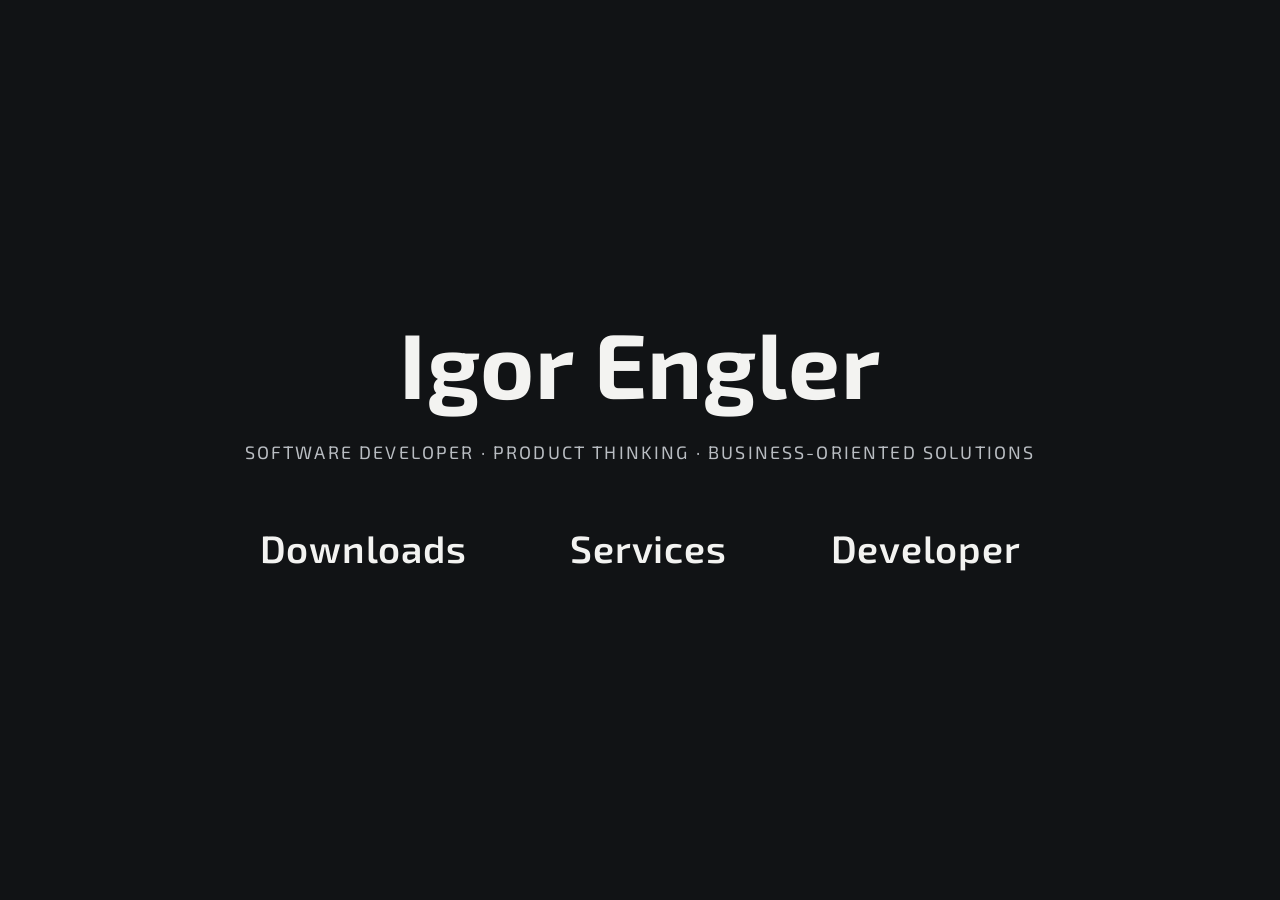
<file: index.html>
<!DOCTYPE html>
<html lang="en">
<head>
<meta charset="utf-8">
<meta name="viewport" content="width=device-width, initial-scale=1">
<title data-i18n="home.title">Igor Engler — Software Developer</title>
<meta name="description" content="Personal website of a software developer: app downloads, services and biography." data-i18n-attr="content:home.desc">
<meta property="og:type" content="website">
<meta property="og:title" content="Igor Engler — Software Developer" data-i18n-attr="content:home.title">
<meta property="og:description" content="Personal website of a software developer: app downloads, services and biography." data-i18n-attr="content:home.desc">
<meta name="theme-color" content="#111315">
<link rel="canonical" href="https://itbad.de/">
<meta name="google-site-verification" content="pomtTWLbZkZXUQ-jPfaYirtqbivWz1i_N1411HOmhxA">
<link rel="preconnect" href="https://fonts.googleapis.com">
<link rel="preconnect" href="https://fonts.gstatic.com" crossorigin>
<link href="https://fonts.googleapis.com/css2?family=Exo+2:wght@400;600;700&display=swap" rel="stylesheet">
<link rel="stylesheet" href="css/styles.css">
</head>
<body class="home" data-page="home">
<div class="lang sr"><button type="button" class="lang-btn" data-cycle>EN</button></div>
<p id="live" class="vh" aria-live="polite"></p>
<main class="stage">
<div class="home-menu">
<h1 class="home-name">Igor Engler</h1>
<p class="home-tag" data-i18n="home.tag">Software Developer · Product Thinking · Business-Oriented Solutions</p>
<nav class="home-nav" aria-label="Main navigation">
<a class="home-link" data-page="downloads.html" href="downloads.html" data-i18n="nav.downloads">Downloads</a>
<a class="home-link" data-page="services.html" href="services.html" data-i18n="nav.services">Services</a>
<a class="home-link" data-page="biography.html" href="biography.html" data-i18n="nav.bio">Developer</a>
</nav>
</div>
</main>
<script src="js/i18n.js" defer></script>
<script src="js/config.js" defer></script>
<script src="js/analytics.js" defer></script>
<script src="js/main.js" defer></script>
</body>
</html>
</file>
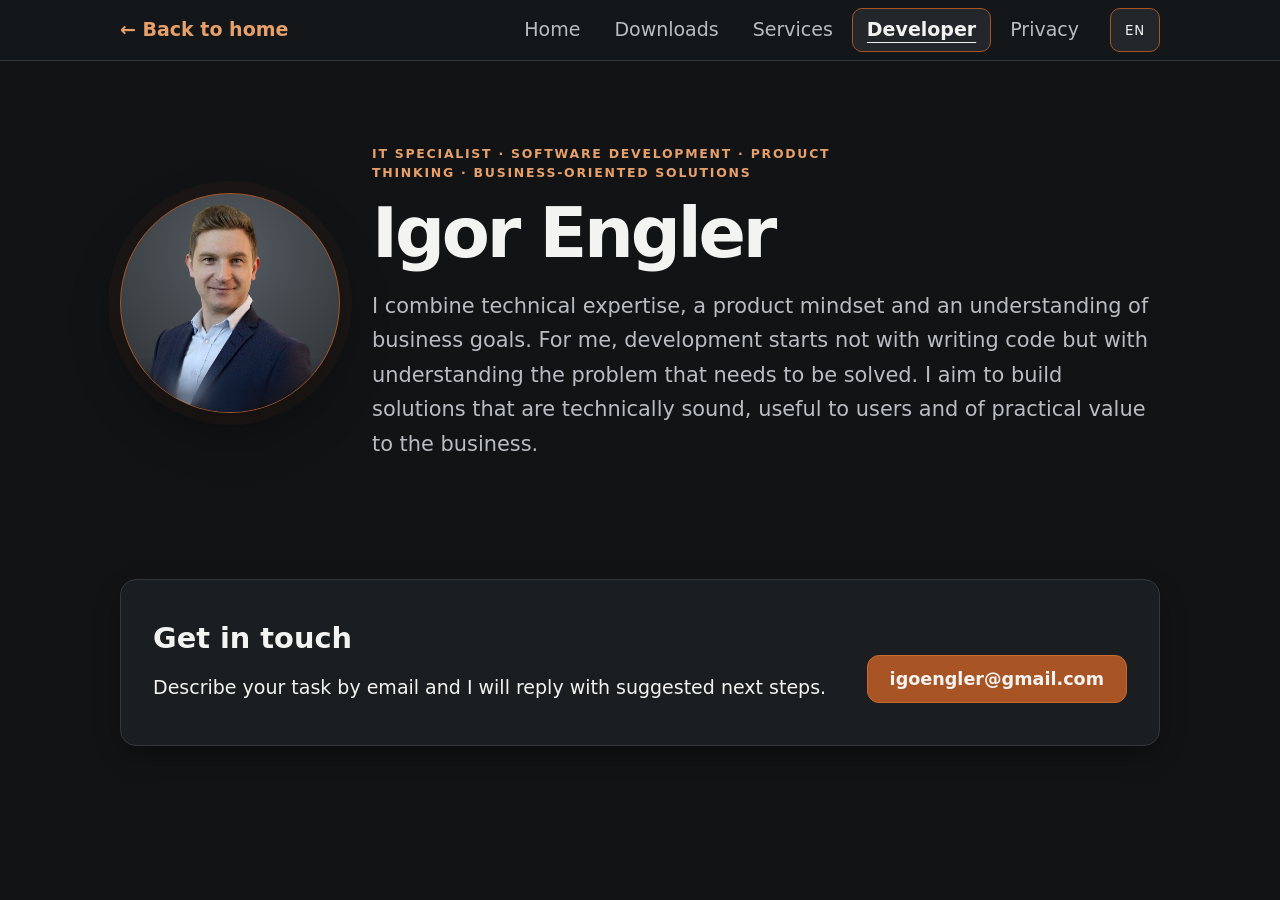
<file: biography.html>
<!DOCTYPE html>
<html lang="en">
<head>
<meta charset="utf-8">
<meta name="viewport" content="width=device-width, initial-scale=1">
<title data-i18n="bi.title">Igor Engler — IT Specialist &amp; Software Developer</title>
<meta name="description" content="Igor Engler: IT specialist — software development, product thinking and business-oriented solutions. Biography, skills and projects." data-i18n-attr="content:bi.desc">
<meta property="og:type" content="website">
<meta property="og:title" content="Igor Engler — IT Specialist &amp; Software Developer" data-i18n-attr="content:bi.title">
<meta property="og:description" content="Igor Engler: IT specialist — software development, product thinking and business-oriented solutions. Biography, skills and projects." data-i18n-attr="content:bi.desc">
<meta name="theme-color" content="#111315">
<link rel="canonical" href="https://itbad.de/biography.html">
<link rel="stylesheet" href="css/styles.css">
<link rel="stylesheet" href="css/pages.css">
</head>
<body class="inner" data-page="bio">
<a class="skip" href="#main" data-i18n="skip">Skip to content</a>
<p id="live" class="vh" aria-live="polite"></p>
<header class="top"><div class="wrap bar">
<a class="back" data-page="index.html" href="index.html" data-i18n="back">← Back to home</a>
<button class="menu-btn" type="button" aria-expanded="false" aria-controls="nav" data-i18n="nav.menu">Menu</button>
<nav id="nav" aria-label="Main navigation"><ul><li><a data-page="index.html" href="index.html" data-i18n="nav.home">Home</a></li><li><a data-page="downloads.html" href="downloads.html" data-i18n="nav.downloads">Downloads</a></li><li><a data-page="services.html" href="services.html" data-i18n="nav.services">Services</a></li><li><a data-page="biography.html" href="biography.html" data-i18n="nav.bio" aria-current="page">Developer</a></li><li><a data-page="privacy.html" href="privacy.html" data-i18n="nav.privacy">Privacy</a></li></ul></nav>
<div class="lang"><button type="button" class="lang-btn" data-cycle>EN</button></div>
</div></header>
<main id="main" class="wrap biography-page">
<div id="bio-content">
<section class="bio-intro">
<span class="photo bio-portrait"><img src="assets/images/profile.png" alt="Portrait of Igor Engler"></span>
<div class="bio-intro-copy">
<span class="eyebrow">IT Specialist · Software Development · Product Thinking · Business-Oriented Solutions</span>
<h1>Igor Engler</h1>
<p class="lead">I combine technical expertise, a product mindset and an understanding of business goals. For me, development starts not with writing code but with understanding the problem that needs to be solved. I aim to build solutions that are technically sound, useful to users and of practical value to the business.</p>
</div>
</section>
<section class="card contact">
<div>
<h2>Get in touch</h2>
<p>Describe your task by email and I will reply with suggested next steps.</p>
</div>
<p class="contact-mail"><a class="btn contact-btn" data-email href="mailto:igoengler@gmail.com">igoengler@gmail.com</a></p>
</section>
</div>
</main>
<script src="js/i18n.js" defer></script>
<script src="js/config.js" defer></script>
<script src="js/analytics.js" defer></script>
<script src="js/bio.js" defer></script>
<script src="js/main.js" defer></script>
</body>
</html>
</file>
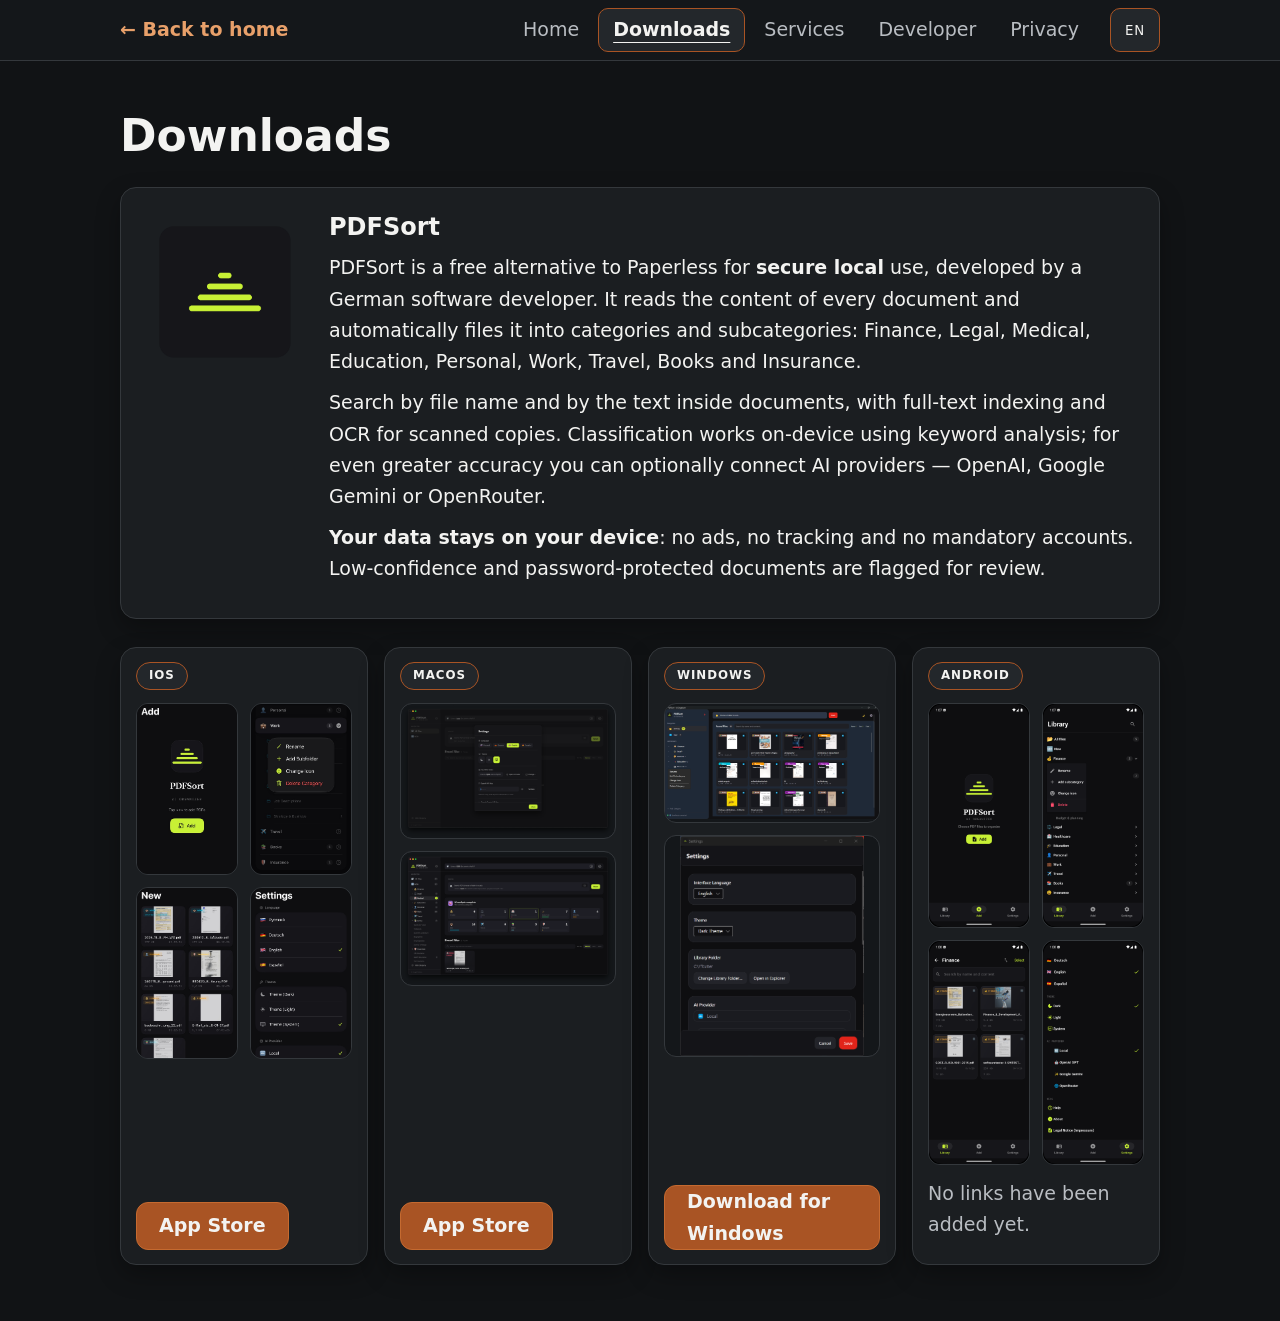
<file: downloads.html>
<!DOCTYPE html>
<html lang="en">
<head>
<meta charset="utf-8">
<meta name="viewport" content="width=device-width, initial-scale=1">
<title data-i18n="dl.title">Downloads — Igor Engler</title>
<meta name="description" content="PDFSort — a free alternative to Paperless for secure local use, developed by a German software developer." data-i18n-attr="content:dl.desc">
<meta property="og:type" content="website">
<meta property="og:title" content="Downloads — Igor Engler" data-i18n-attr="content:dl.title">
<meta property="og:description" content="PDFSort — a free alternative to Paperless for secure local use, developed by a German software developer." data-i18n-attr="content:dl.desc">
<meta name="theme-color" content="#111315">
<link rel="canonical" href="https://itbad.de/downloads.html">
<link rel="stylesheet" href="css/styles.css">
<link rel="stylesheet" href="css/pages.css">
</head>
<body class="inner" data-page="downloads">
<a class="skip" href="#main" data-i18n="skip">Skip to content</a>
<p id="live" class="vh" aria-live="polite"></p>
<header class="top"><div class="wrap bar">
<a class="back" data-page="index.html" href="index.html" data-i18n="back">← Back to home</a>
<button class="menu-btn" type="button" aria-expanded="false" aria-controls="nav" data-i18n="nav.menu">Menu</button>
<nav id="nav" aria-label="Main navigation"><ul><li><a data-page="index.html" href="index.html" data-i18n="nav.home">Home</a></li><li><a data-page="downloads.html" href="downloads.html" data-i18n="nav.downloads" aria-current="page">Downloads</a></li><li><a data-page="services.html" href="services.html" data-i18n="nav.services">Services</a></li><li><a data-page="biography.html" href="biography.html" data-i18n="nav.bio">Developer</a></li><li><a data-page="privacy.html" href="privacy.html" data-i18n="nav.privacy">Privacy</a></li></ul></nav>
<div class="lang"><button type="button" class="lang-btn" data-cycle>EN</button></div>
</div></header>
<main id="main" class="wrap">
<section><h1 data-i18n="dl.h1">Downloads</h1></section>
<section class="card app-about">
<div class="app-about-layout">
<img class="app-icon" src="assets/images/icon_1024x1024.png" alt="PDFSort app icon" data-i18n-attr="alt:dl.iconAlt" width="160" height="160">
<div><h2>PDFSort</h2><div id="dl-about">
<p>PDFSort is a free alternative to Paperless for <strong>secure local</strong> use, developed by a German software developer. It reads the content of every document and automatically files it into categories and subcategories: Finance, Legal, Medical, Education, Personal, Work, Travel, Books and Insurance.</p>
<p>Search by file name and by the text inside documents, with full-text indexing and OCR for scanned copies. Classification works on-device using keyword analysis; for even greater accuracy you can optionally connect AI providers — OpenAI, Google Gemini or OpenRouter.</p>
<p><strong>Your data stays on your device</strong>: no ads, no tracking and no mandatory accounts. Low-confidence and password-protected documents are flagged for review.</p>
</div></div>
</div>
</section>
<div class="grid" id="apps">
<article class="card plat ios">
<div class="plat-head"><span class="plat-badge">iOS</span></div>
<div class="shots" role="group" aria-label="Screenshots">
<figure class="shot"><img src="assets/images/1.jpeg" alt="PDFSort for iOS: adding documents" loading="lazy" decoding="async"></figure>
<figure class="shot"><img src="assets/images/2.jpeg" alt="PDFSort for iOS: document library" loading="lazy" decoding="async"></figure>
<figure class="shot"><img src="assets/images/3.jpeg" alt="PDFSort for iOS: document categories" loading="lazy" decoding="async"></figure>
<figure class="shot"><img src="assets/images/4.jpeg" alt="PDFSort for iOS: settings" loading="lazy" decoding="async"></figure>
</div>
<div class="actions"><a class="btn" href="https://apps.apple.com/us/app/pdfsort/id6811080922" target="_blank" rel="noopener noreferrer">App Store</a></div>
</article>
<article class="card plat mac">
<div class="plat-head"><span class="plat-badge">macOS</span></div>
<div class="shots" role="group" aria-label="Screenshots">
<figure class="shot"><img src="assets/images/mac1.png" alt="PDFSort for macOS: app settings" loading="lazy" decoding="async"></figure>
<figure class="shot"><img src="assets/images/Mac3.png" alt="PDFSort for macOS: sorted documents" loading="lazy" decoding="async"></figure>
</div>
<div class="actions"><a class="btn" href="https://apps.apple.com/us/app/pdfsort-pdf-organizer/id6811141753?mt=12" target="_blank" rel="noopener noreferrer">App Store</a></div>
</article>
<article class="card plat windows">
<div class="plat-head"><span class="plat-badge">Windows</span></div>
<div class="shots" role="group" aria-label="Screenshots">
<figure class="shot"><img src="assets/images/windows1.png" alt="PDFSort for Windows: MyPDF library" loading="lazy" decoding="async"></figure>
<figure class="shot"><img src="assets/images/windows2.png" alt="PDFSort for Windows: document search" loading="lazy" decoding="async"></figure>
</div>
<div class="actions"><a class="btn" href="assets/documents/setup.exe" download>Download for Windows</a></div>
</article>
<article class="card plat android">
<div class="plat-head"><span class="plat-badge">Android</span></div>
<div class="shots" role="group" aria-label="Screenshots">
<figure class="shot"><img src="assets/images/android1.png" alt="PDFSort for Android: adding PDF files" loading="lazy" decoding="async"></figure>
<figure class="shot"><img src="assets/images/android2.png" alt="PDFSort for Android: document library" loading="lazy" decoding="async"></figure>
<figure class="shot"><img src="assets/images/android3.png" alt="PDFSort for Android: files in the Finance category" loading="lazy" decoding="async"></figure>
<figure class="shot"><img src="assets/images/android4.png" alt="PDFSort for Android: settings" loading="lazy" decoding="async"></figure>
</div>
<p class="muted">No links have been added yet.</p>
</article>
</div>
</main>
<script src="js/i18n.js" defer></script>
<script src="js/config.js" defer></script>
<script src="js/analytics.js" defer></script>
<script src="js/downloads.js" defer></script>
<script src="js/main.js" defer></script>
</body>
</html>
</file>
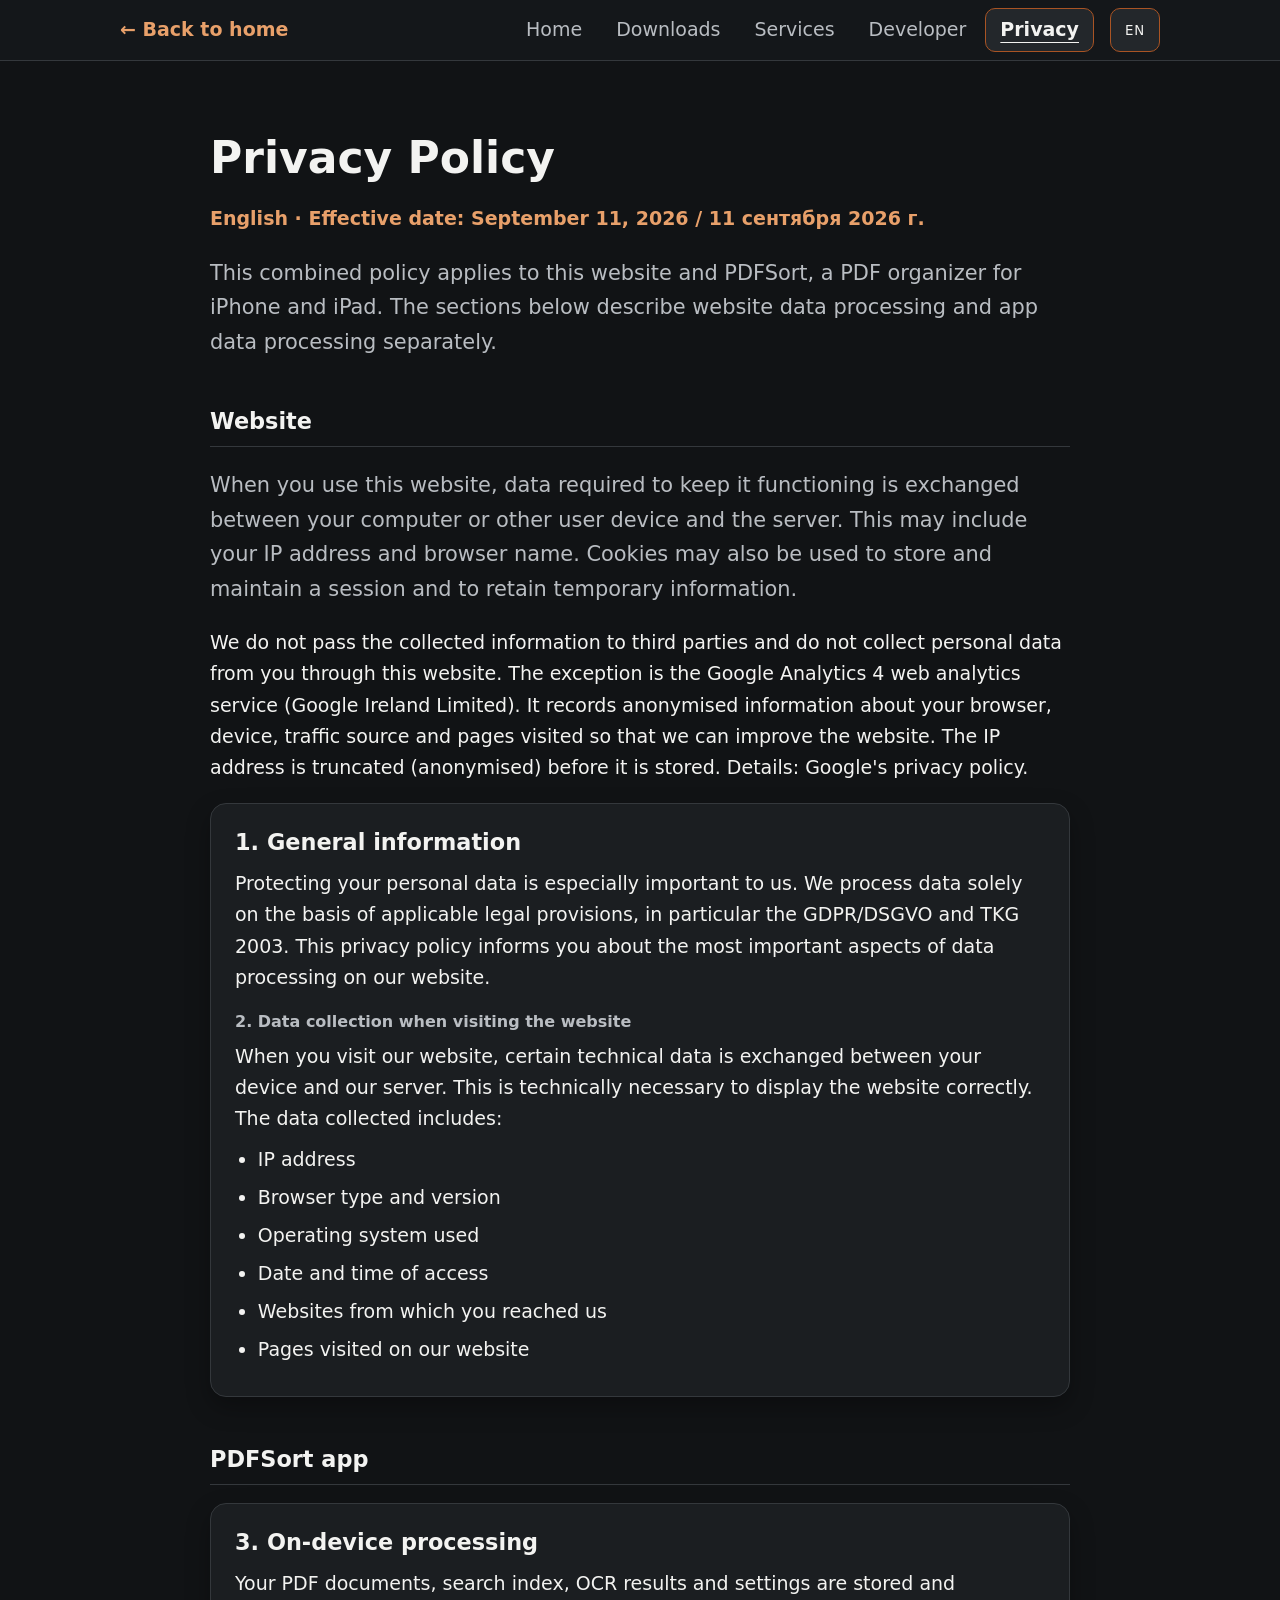
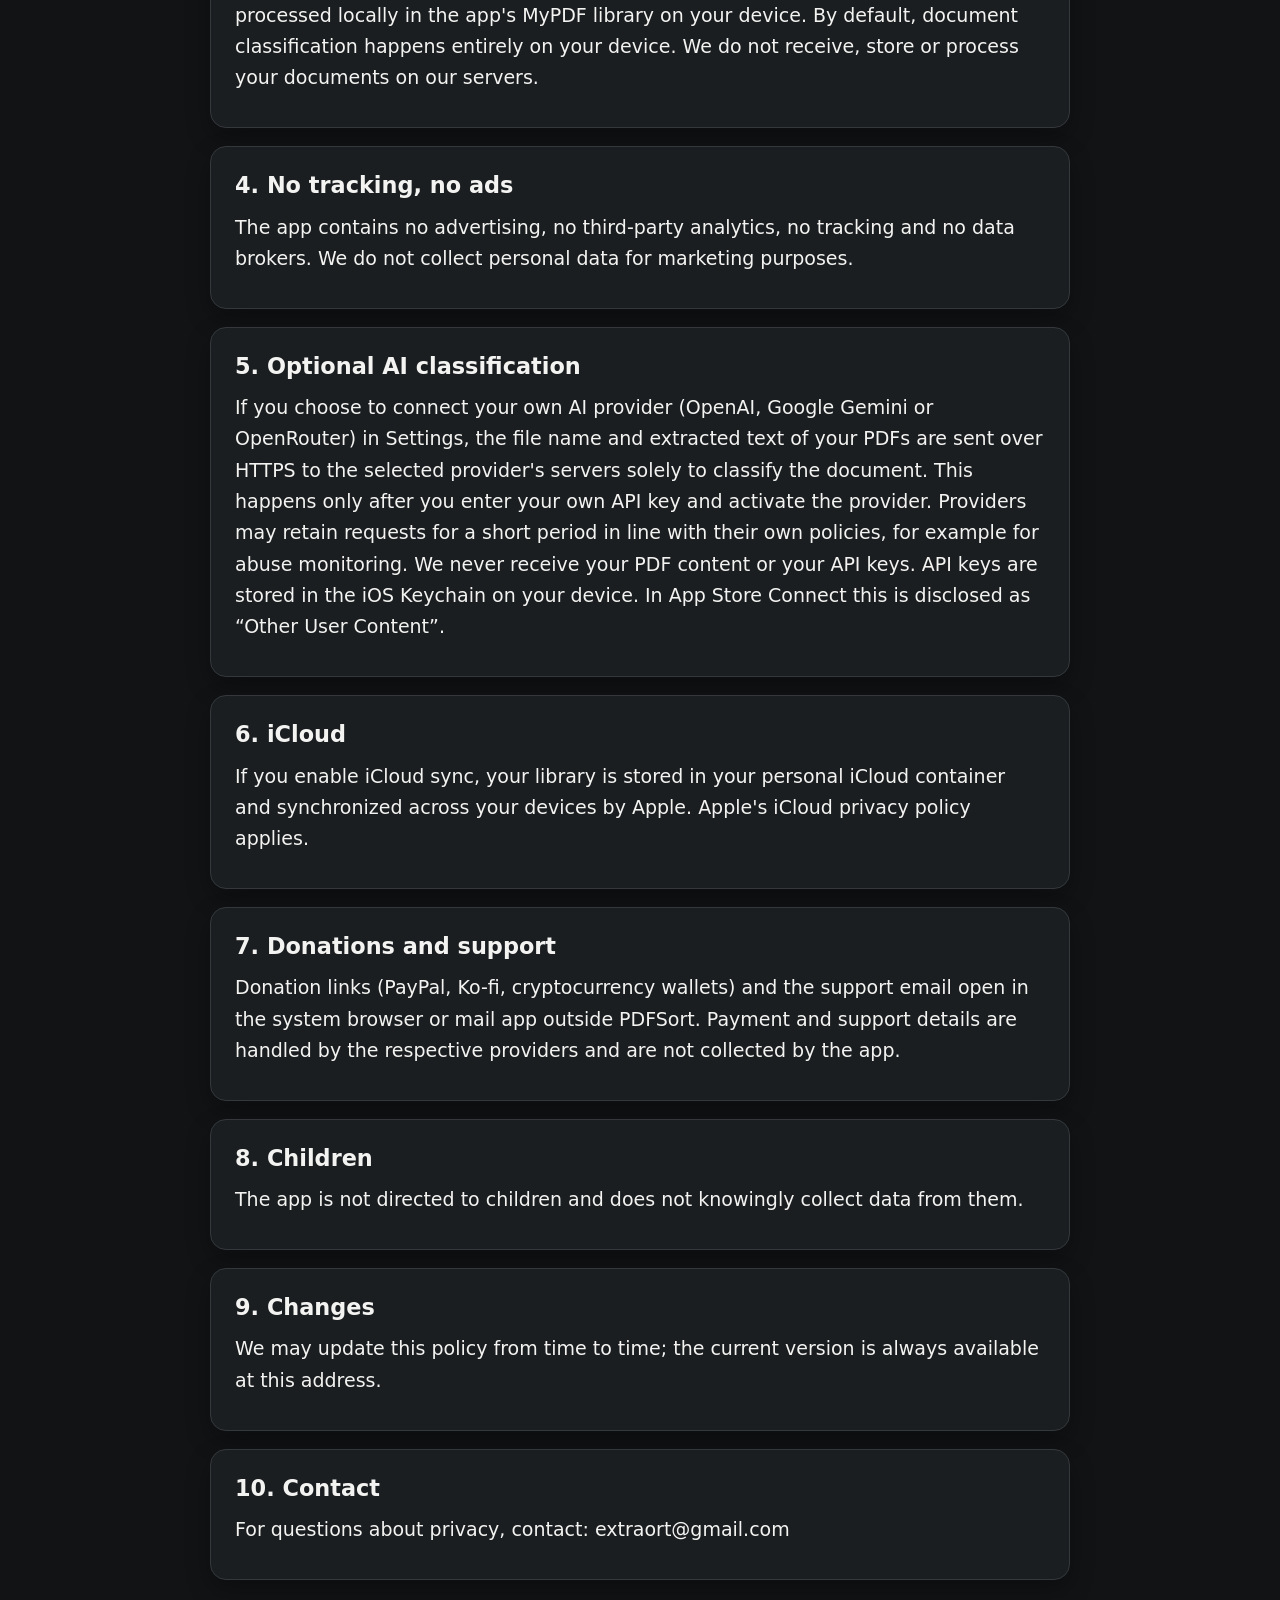
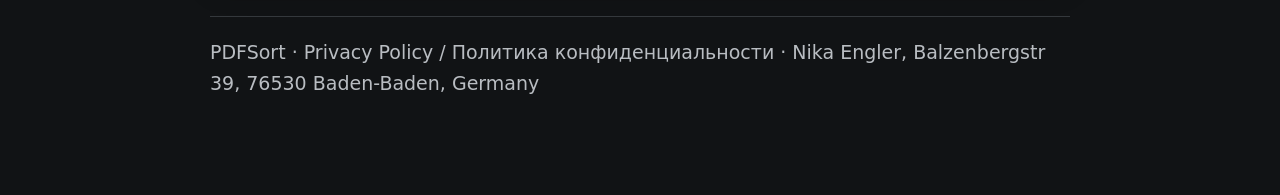
<file: privacy.html>
<!DOCTYPE html>
<html lang="en">
<head>
<meta charset="utf-8">
<meta name="viewport" content="width=device-width, initial-scale=1">
<title data-i18n="pr.title">Privacy Policy — Igor Engler</title>
<meta name="description" content="Information about data collection and processing when visiting this website." data-i18n-attr="content:pr.desc">
<meta property="og:type" content="website">
<meta property="og:title" content="Privacy Policy — Igor Engler" data-i18n-attr="content:pr.title">
<meta property="og:description" content="Information about data collection and processing when visiting this website." data-i18n-attr="content:pr.desc">
<meta name="theme-color" content="#111315">
<link rel="canonical" href="https://itbad.de/privacy.html">
<link rel="stylesheet" href="css/styles.css">
<link rel="stylesheet" href="css/pages.css">
</head>
<body class="inner" data-page="privacy">
<a class="skip" href="#main" data-i18n="skip">Skip to content</a>
<p id="live" class="vh" aria-live="polite"></p>
<header class="top"><div class="wrap bar">
<a class="back" data-page="index.html" href="index.html" data-i18n="back">← Back to home</a>
<button class="menu-btn" type="button" aria-expanded="false" aria-controls="nav" data-i18n="nav.menu">Menu</button>
<nav id="nav" aria-label="Main navigation"><ul><li><a data-page="index.html" href="index.html" data-i18n="nav.home">Home</a></li><li><a data-page="downloads.html" href="downloads.html" data-i18n="nav.downloads">Downloads</a></li><li><a data-page="services.html" href="services.html" data-i18n="nav.services">Services</a></li><li><a data-page="biography.html" href="biography.html" data-i18n="nav.bio">Developer</a></li><li><a data-page="privacy.html" href="privacy.html" data-i18n="nav.privacy" aria-current="page">Privacy</a></li></ul></nav>
<div class="lang"><button type="button" class="lang-btn" data-cycle>EN</button></div>
</div></header>
<main id="main" class="wrap privacy-page">
<article class="privacy-content">
<h1 data-i18n="pr.h1">Privacy Policy</h1>
<p class="privacy-meta" data-i18n="pr.meta">English · Effective date: September 11, 2026 / 11 сентября 2026 г.</p>
<p class="lead" data-i18n="pr.scope">This combined policy applies to this website and PDFSort, a PDF organizer for iPhone and iPad. The sections below describe website data processing and app data processing separately.</p>
<h2 class="privacy-group" data-i18n="pr.website">Website</h2>
<p class="lead" data-i18n="pr.intro">When you use this website, data required to keep it functioning is exchanged between your computer or other user device and the server. This may include your IP address and browser name. Cookies may also be used to store and maintain a session and to retain temporary information.</p>
<p data-i18n="pr.p2">We do not pass the collected information to third parties and do not collect personal data from you through this website. The exception is the Google Analytics 4 web analytics service (Google Ireland Limited). It records anonymised information about your browser, device, traffic source and pages visited so that we can improve the website. The IP address is truncated (anonymised) before it is stored. Details: Google's privacy policy.</p>
<section class="card privacy-section"><h2 data-i18n="pr.s1">1. General information</h2><p data-i18n="pr.s1p">Protecting your personal data is especially important to us. We process data solely on the basis of applicable legal provisions, in particular the GDPR/DSGVO and TKG 2003. This privacy policy informs you about the most important aspects of data processing on our website.</p><h3 data-i18n="pr.s2">2. Data collection when visiting the website</h3><p data-i18n="pr.s2p">When you visit our website, certain technical data is exchanged between your device and our server. This is technically necessary to display the website correctly. The data collected includes:</p><ul>
<li data-i18n="pr.ip">IP address</li><li data-i18n="pr.browser">Browser type and version</li><li data-i18n="pr.os">Operating system used</li><li data-i18n="pr.time">Date and time of access</li><li data-i18n="pr.ref">Websites from which you reached us</li><li data-i18n="pr.pages">Pages visited on our website</li>
</ul></section>
<h2 class="privacy-group" data-i18n="pr.app">PDFSort app</h2>
<section class="card privacy-section"><h2 data-i18n="pr.a1">3. On-device processing</h2><p data-i18n="pr.a1p">Your PDF documents, search index, OCR results and settings are stored and processed locally in the app's MyPDF library on your device. By default, document classification happens entirely on your device. We do not receive, store or process your documents on our servers.</p></section>
<section class="card privacy-section"><h2 data-i18n="pr.a2">4. No tracking, no ads</h2><p data-i18n="pr.a2p">The app contains no advertising, no third-party analytics, no tracking and no data brokers. We do not collect personal data for marketing purposes.</p></section>
<section class="card privacy-section"><h2 data-i18n="pr.a3">5. Optional AI classification</h2><p data-i18n="pr.a3p">If you choose to connect your own AI provider (OpenAI, Google Gemini or OpenRouter) in Settings, the file name and extracted text of your PDFs are sent over HTTPS to the selected provider's servers solely to classify the document. This happens only after you enter your own API key and activate the provider. Providers may retain requests for a short period in line with their own policies, for example for abuse monitoring. We never receive your PDF content or your API keys. API keys are stored in the iOS Keychain on your device. In App Store Connect this is disclosed as “Other User Content”.</p></section>
<section class="card privacy-section"><h2 data-i18n="pr.a4">6. iCloud</h2><p data-i18n="pr.a4p">If you enable iCloud sync, your library is stored in your personal iCloud container and synchronized across your devices by Apple. Apple's iCloud privacy policy applies.</p></section>
<section class="card privacy-section"><h2 data-i18n="pr.a5">7. Donations and support</h2><p data-i18n="pr.a5p">Donation links (PayPal, Ko-fi, cryptocurrency wallets) and the support email open in the system browser or mail app outside PDFSort. Payment and support details are handled by the respective providers and are not collected by the app.</p></section>
<section class="card privacy-section"><h2 data-i18n="pr.a6">8. Children</h2><p data-i18n="pr.a6p">The app is not directed to children and does not knowingly collect data from them.</p></section>
<section class="card privacy-section"><h2 data-i18n="pr.a7">9. Changes</h2><p data-i18n="pr.a7p">We may update this policy from time to time; the current version is always available at this address.</p></section>
<section class="card privacy-section"><h2 data-i18n="pr.a8">10. Contact</h2><p data-i18n="pr.a8p">For questions about privacy, contact: extraort@gmail.com</p></section>
<p class="privacy-footer" data-i18n="pr.footer">PDFSort · Privacy Policy / Политика конфиденциальности · Nika Engler, Balzenbergstr 39, 76530 Baden-Baden, Germany</p>
</article>
</main>
<script src="js/i18n.js" defer></script>
<script src="js/config.js" defer></script>
<script src="js/analytics.js" defer></script>
<script src="js/main.js" defer></script>
</body>
</html>
</file>
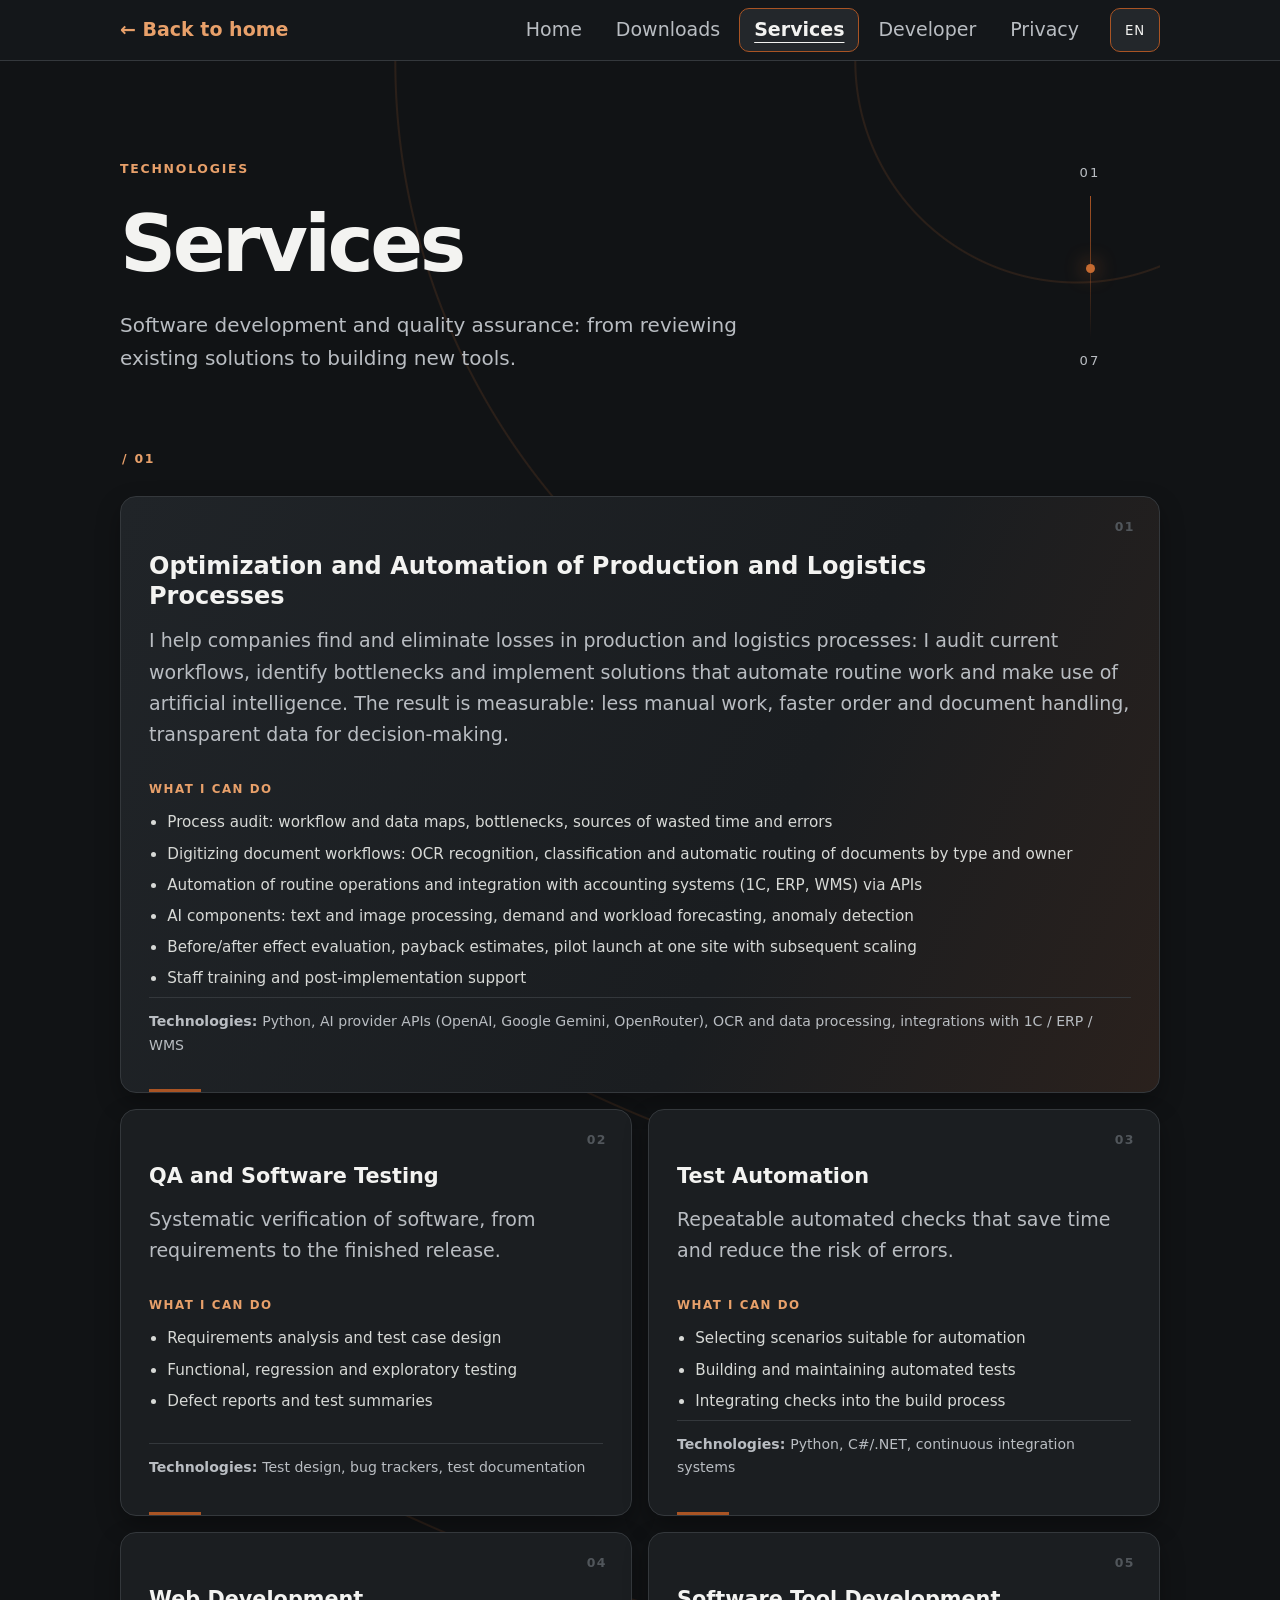
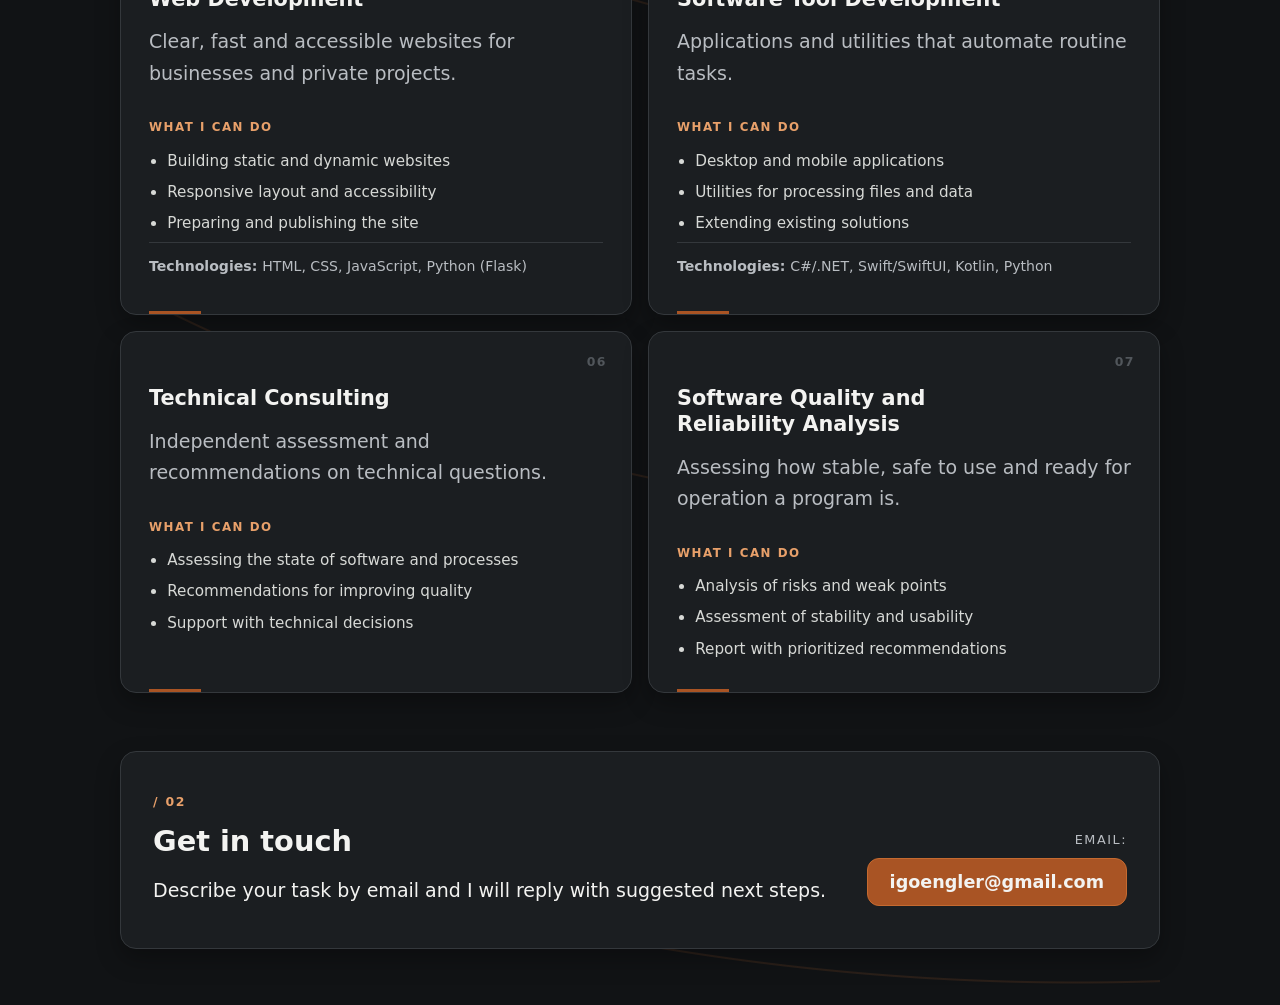
<file: services.html>
<!DOCTYPE html>
<html lang="en">
<head>
<meta charset="utf-8">
<meta name="viewport" content="width=device-width, initial-scale=1">
<title data-i18n="sv.title">Services — Igor Engler</title>
<meta name="description" content="QA, test automation, web development, software tools and technical consulting." data-i18n-attr="content:sv.desc">
<meta property="og:type" content="website">
<meta property="og:title" content="Services — Igor Engler" data-i18n-attr="content:sv.title">
<meta property="og:description" content="QA, test automation, web development, software tools and technical consulting." data-i18n-attr="content:sv.desc">
<meta name="theme-color" content="#111315">
<link rel="canonical" href="https://itbad.de/services.html">
<link rel="stylesheet" href="css/styles.css">
<link rel="stylesheet" href="css/pages.css">
</head>
<body class="inner" data-page="services">
<a class="skip" href="#main" data-i18n="skip">Skip to content</a>
<p id="live" class="vh" aria-live="polite"></p>
<header class="top"><div class="wrap bar">
<a class="back" data-page="index.html" href="index.html" data-i18n="back">← Back to home</a>
<button class="menu-btn" type="button" aria-expanded="false" aria-controls="nav" data-i18n="nav.menu">Menu</button>
<nav id="nav" aria-label="Main navigation"><ul><li><a data-page="index.html" href="index.html" data-i18n="nav.home">Home</a></li><li><a data-page="downloads.html" href="downloads.html" data-i18n="nav.downloads">Downloads</a></li><li><a data-page="services.html" href="services.html" data-i18n="nav.services" aria-current="page">Services</a></li><li><a data-page="biography.html" href="biography.html" data-i18n="nav.bio">Developer</a></li><li><a data-page="privacy.html" href="privacy.html" data-i18n="nav.privacy">Privacy</a></li></ul></nav>
<div class="lang"><button type="button" class="lang-btn" data-cycle>EN</button></div>
</div></header>
<main id="main" class="wrap services-page">
<section class="services-hero" aria-labelledby="services-title">
<div class="hero-copy"><p class="eyebrow" data-i18n="sv.tech">Technologies</p><h1 id="services-title" data-i18n="sv.h1">Services</h1><p class="lead" data-i18n="sv.intro">Software development and quality assurance: from reviewing existing solutions to building new tools.</p></div>
<div class="hero-mark" aria-hidden="true"><span>01</span><i></i><span>07</span></div>
</section>
<section class="services-heading"><span class="section-number">/ 01</span></section>
<div class="grid services-grid" id="svc-list"><article class="card service-card wide featured" data-number="01"><h2>Optimization and Automation of Production and Logistics Processes</h2><p>I help companies find and eliminate losses in production and logistics processes: I audit current workflows, identify bottlenecks and implement solutions that automate routine work and make use of artificial intelligence. The result is measurable: less manual work, faster order and document handling, transparent data for decision-making.</p><h3>What I can do</h3><ul><li>Process audit: workflow and data maps, bottlenecks, sources of wasted time and errors</li><li>Digitizing document workflows: OCR recognition, classification and automatic routing of documents by type and owner</li><li>Automation of routine operations and integration with accounting systems (1C, ERP, WMS) via APIs</li><li>AI components: text and image processing, demand and workload forecasting, anomaly detection</li><li>Before/after effect evaluation, payback estimates, pilot launch at one site with subsequent scaling</li><li>Staff training and post-implementation support</li></ul><p class="tech"><strong>Technologies: </strong>Python, AI provider APIs (OpenAI, Google Gemini, OpenRouter), OCR and data processing, integrations with 1C / ERP / WMS</p></article><article class="card service-card" data-number="02"><h2>QA and Software Testing</h2><p>Systematic verification of software, from requirements to the finished release.</p><h3>What I can do</h3><ul><li>Requirements analysis and test case design</li><li>Functional, regression and exploratory testing</li><li>Defect reports and test summaries</li></ul><p class="tech"><strong>Technologies: </strong>Test design, bug trackers, test documentation</p></article><article class="card service-card" data-number="03"><h2>Test Automation</h2><p>Repeatable automated checks that save time and reduce the risk of errors.</p><h3>What I can do</h3><ul><li>Selecting scenarios suitable for automation</li><li>Building and maintaining automated tests</li><li>Integrating checks into the build process</li></ul><p class="tech"><strong>Technologies: </strong>Python, C#/.NET, continuous integration systems</p></article><article class="card service-card" data-number="04"><h2>Web Development</h2><p>Clear, fast and accessible websites for businesses and private projects.</p><h3>What I can do</h3><ul><li>Building static and dynamic websites</li><li>Responsive layout and accessibility</li><li>Preparing and publishing the site</li></ul><p class="tech"><strong>Technologies: </strong>HTML, CSS, JavaScript, Python (Flask)</p></article><article class="card service-card" data-number="05"><h2>Software Tool Development</h2><p>Applications and utilities that automate routine tasks.</p><h3>What I can do</h3><ul><li>Desktop and mobile applications</li><li>Utilities for processing files and data</li><li>Extending existing solutions</li></ul><p class="tech"><strong>Technologies: </strong>C#/.NET, Swift/SwiftUI, Kotlin, Python</p></article><article class="card service-card" data-number="06"><h2>Technical Consulting</h2><p>Independent assessment and recommendations on technical questions.</p><h3>What I can do</h3><ul><li>Assessing the state of software and processes</li><li>Recommendations for improving quality</li><li>Support with technical decisions</li></ul></article><article class="card service-card" data-number="07"><h2>Software Quality and Reliability Analysis</h2><p>Assessing how stable, safe to use and ready for operation a program is.</p><h3>What I can do</h3><ul><li>Analysis of risks and weak points</li><li>Assessment of stability and usability</li><li>Report with prioritized recommendations</li></ul></article></div>
<section class="card contact"><div><span class="section-number">/ 02</span><h2 data-i18n="ct.h">Get in touch</h2><p data-i18n="ct.p">Describe your task by email and I will reply with suggested next steps.</p></div><p class="contact-mail"><span class="contact-label" data-i18n="ct.email">Email:</span><a class="btn contact-btn" data-email href="mailto:igoengler@gmail.com">igoengler@gmail.com</a></p></section>
</main>
<script src="js/i18n.js" defer></script>
<script src="js/config.js" defer></script>
<script src="js/analytics.js" defer></script>
<script src="js/bio.js" defer></script>
<script src="js/main.js" defer></script>
</body>
</html>
</file>
<file: css/styles.css>
:root{--bg:#111315;--card:#1B1E21;--tx:#F3F3F1;--tx2:#B9BDC2;--ac:#A95424;--glow:#C56A30;--lk:#E8A06A;--bd:#34383C}
*,*::before,*::after{box-sizing:border-box}
html{-webkit-text-size-adjust:100%}
body{margin:0;background:var(--bg);color:var(--tx);font:17px/1.6 system-ui,-apple-system,"Segoe UI",Roboto,"Helvetica Neue",Arial,sans-serif;overflow-wrap:normal;hyphens:none}
[hidden]{display:none!important}
a{color:var(--lk)}
:focus-visible{outline:3px solid #F3B27A;outline-offset:4px;border-radius:6px}
.lang{display:inline-flex;gap:2px}
.sr:not(:focus-within){position:absolute;width:1px;height:1px;overflow:hidden;clip-path:inset(50%);white-space:nowrap}
.sr:focus-within{position:fixed;z-index:9;top:max(8px,env(safe-area-inset-top));left:8px;background:var(--card);border:1px solid var(--bd);border-radius:12px;padding:6px}
.vh{position:absolute;width:1px;height:1px;overflow:hidden;clip-path:inset(50%)}
.photo{position:relative;display:grid;place-items:center;width:84%;aspect-ratio:1;border-radius:50%;overflow:hidden;background:radial-gradient(circle at 50% 28%,#555b61,#2b2f33)}
.photo svg{width:78%;height:78%;fill:#6b7178;align-self:end}
.photo img{width:100%;height:100%;object-fit:contain;display:block}
.photo::after{content:"";position:absolute;left:0;right:0;bottom:0;height:25%;z-index:2;pointer-events:none;-webkit-backdrop-filter:blur(12px);backdrop-filter:blur(12px);-webkit-mask-image:linear-gradient(to top,#000 30%,rgba(0,0,0,0) 100%);mask-image:linear-gradient(to top,#000 30%,rgba(0,0,0,0) 100%)}
.stage{min-height:100vh;min-height:100svh;display:grid;place-items:center;padding:max(24px,env(safe-area-inset-top)) max(24px,env(safe-area-inset-right)) max(24px,env(safe-area-inset-bottom)) max(24px,env(safe-area-inset-left))}
.home-menu{display:flex;flex-direction:column;align-items:center;gap:clamp(18px,3svh,32px);text-align:center}
.home-name{font-family:'Exo 2',sans-serif;font-size:clamp(42px,10vw,92px);font-weight:700;line-height:1.04;margin:0;letter-spacing:.01em}
.home-tag{font-family:'Exo 2',sans-serif;color:var(--tx2);font-size:clamp(13px,2.4vw,18px);margin:0;letter-spacing:.12em;text-transform:uppercase}
.home-nav{display:flex;flex-direction:column;align-items:center;gap:clamp(12px,2svh,22px);margin-top:clamp(6px,2svh,22px)}
.home-link{font-family:'Exo 2',sans-serif;font-size:clamp(24px,5.4vw,38px);font-weight:600;color:var(--tx);text-decoration:none;letter-spacing:.02em;padding:6px 16px;border-radius:12px;transition:color .3s ease,text-shadow .3s ease,transform .3s ease;-webkit-tap-highlight-color:transparent}
.home-link:hover{color:var(--lk);text-shadow:0 0 26px rgba(197,106,48,.45)}
.home-link:focus-visible{outline:3px solid #F3B27A;outline-offset:4px;border-radius:12px}
@media(hover:hover){.home-link:hover{transform:translateY(-2px)}}
@media(min-width:640px){.home-nav{flex-direction:row;gap:clamp(28px,6vw,72px)}}
@media(max-height:480px) and (orientation:landscape){.home-nav{flex-direction:row;gap:clamp(20px,6vw,48px)}}
@media(prefers-reduced-motion:reduce){*,*::before,*::after{transition-duration:.01ms!important;animation-duration:.01ms!important}.home-link:hover{transform:none}}
.lang-btn{min-width:48px;min-height:44px;padding:0 14px;background:#23272b;color:var(--tx);border:1px solid var(--ac);border-radius:10px;font:600 15px/1 inherit;font-family:inherit;letter-spacing:.06em;cursor:pointer}.lang-btn:hover{box-shadow:0 0 14px rgba(197,106,48,.4)}
</file>
<file: css/pages.css>
.inner .wrap{width:min(1040px,100% - 40px);margin-inline:auto}
body.inner{font-size:clamp(17px,.4vw + 15.5px,19px);line-height:1.65;padding-bottom:env(safe-area-inset-bottom)}
.skip{position:absolute;left:8px;top:-60px;background:var(--ac);color:var(--tx);padding:10px 14px;border-radius:8px;z-index:20}.skip:focus{top:8px}
.top{border-bottom:1px solid var(--bd);background:#14171a;padding-top:env(safe-area-inset-top)}
.bar{display:flex;flex-wrap:wrap;align-items:center;gap:8px 16px;padding:8px 0}
.back{display:inline-flex;align-items:center;min-height:44px;font-weight:600;text-decoration:none;margin-right:auto}
.back:hover{text-decoration:underline}
#nav ul{display:flex;gap:4px;list-style:none;margin:0;padding:0;flex-wrap:wrap}
#nav a{display:inline-flex;align-items:center;min-height:44px;padding:0 14px;border-radius:10px;color:var(--tx2);text-decoration:none;border:1px solid transparent}
#nav a:hover{color:var(--tx)}
#nav a[aria-current=page]{color:var(--tx);border-color:var(--ac);background:#23272b;font-weight:600;text-decoration:underline;text-underline-offset:6px}
.menu-btn{display:none;min-height:44px;padding:0 16px;background:var(--card);color:var(--tx);border:1px solid var(--bd);border-radius:10px;font:inherit;cursor:pointer}
@media(max-width:820px){.js .menu-btn{display:inline-block}.js #nav{display:none;width:100%;order:5}.js #nav.open{display:block}#nav ul{flex-direction:column}.back{margin-right:0}.lang{margin-left:auto}}
main{padding:40px 0 56px}
h1{font-size:clamp(30px,5vw,44px);line-height:1.2;margin:.2em 0 .4em}
h2{font-size:1.4rem;line-height:1.3;margin:0 0 .5em}h3{font-size:1rem;color:var(--tx2);margin:1em 0 .3em}
.lead{color:var(--tx2);font-size:1.1em;max-width:62ch}
.grid{display:grid;gap:16px;grid-template-columns:repeat(4,minmax(0,1fr));margin-top:28px}
.card{background:var(--card);border:1px solid var(--bd);border-radius:16px;padding:24px;box-shadow:0 10px 24px rgba(0,0,0,.3)}
.card ul{margin:0;padding-left:1.2em}.card li{margin:.25em 0}
.muted,.ph{color:var(--tx2)}.ph{font-style:italic}
.badge{display:inline-block;font-size:.8rem;padding:2px 10px;border:1px solid var(--ac);border-radius:99px;color:var(--lk);margin-left:8px;vertical-align:middle}
dl{display:grid;grid-template-columns:auto 1fr;gap:4px 14px;margin:14px 0}dt{color:var(--tx2)}dd{margin:0}
.actions{display:flex;flex-wrap:wrap;gap:12px;margin-top:16px}
.btn{display:inline-flex;align-items:center;justify-content:center;min-height:48px;padding:0 22px;border-radius:12px;background:var(--ac);color:var(--tx);text-decoration:none;font-weight:600;border:1px solid var(--glow);transition:box-shadow .4s}
.btn:hover{box-shadow:0 0 18px rgba(197,106,48,.45)}.btn.ghost{background:transparent;border-color:var(--bd)}
.bio-hero{display:flex;flex-wrap:wrap;gap:28px;align-items:center}.bio-hero .photo{width:clamp(130px,22vw,200px);aspect-ratio:3/4;border-radius:22px;flex:none;border:3px solid var(--bd);background:radial-gradient(circle at 50% 22%,#4a5157,#262a2e 72%)}
.role{color:var(--lk);font-weight:600;margin:0 0 .6em}.tagline{color:var(--lk);font-weight:600;font-size:1.05em;margin:0 0 .6em}
.contact{margin-top:28px}
.cv-card{margin-top:28px}
footer{border-top:1px solid var(--bd);padding:24px 0 32px;color:var(--tx2);font-size:.9rem}
@media(prefers-reduced-motion:reduce){*{transition:none!important}}
.contents{display:contents}.wide{grid-column:1/-1}.card h3.sub{color:var(--tx);font-size:1.05rem;margin:1.2em 0 .1em}.card h3.sub:first-of-type{margin-top:.4em}.card p{margin:.2em 0 .5em}.pgrid{display:grid;gap:8px 32px;grid-template-columns:repeat(auto-fill,minmax(min(100%,300px),1fr))}
/* Downloads: общее описание программы */
.card.app-about{margin-top:24px}.app-about-layout{display:flex;align-items:flex-start;gap:24px}.app-icon{width:160px;height:160px;flex:none;object-fit:cover;border-radius:28px}.card.app-about h2{font-size:1.5rem;margin-bottom:.3em}.card.app-about p{max-width:74ch;margin:.5em 0}
@media(max-width:560px){.app-about-layout{display:block}.app-icon{width:112px;height:112px;margin-bottom:14px}}
/* Downloads: маленькие карточки платформ */
.card.plat{padding:14px 15px;display:flex;flex-direction:column;gap:7px}
.plat-head{display:flex;align-items:center;gap:10px;flex-wrap:wrap}
.plat-head h2{margin:0;font-size:1.1rem}
.plat-badge{flex:none;font-weight:700;font-size:.74rem;letter-spacing:.08em;text-transform:uppercase;color:var(--tx);background:#23272b;border:1px solid var(--ac);border-radius:99px;padding:3px 12px}
.card.plat .tagline{font-size:.98em;margin:0}
.card.plat dl{margin:2px 0 0}.card.plat .actions{margin-top:auto}
/* Downloads: галерея скриншотов — два скриншота над кнопкой платформы */
.shots{display:grid;grid-template-columns:1fr 1fr;gap:12px;margin:6px 0 2px}
.shot{margin:0;border:1px solid var(--bd);border-radius:12px;overflow:hidden;background:#14171a;min-height:120px;display:grid;place-items:center}
.shot img{width:100%;height:100%;max-height:170px;object-fit:cover;display:block}
.card.plat.mac .shot img{height:auto;object-fit:contain}
.card.plat.mac .shots{grid-template-columns:1fr}
.card.plat.android .shot img{height:auto;max-height:360px;object-fit:contain}
.card.plat.windows .shot img{height:auto;max-height:220px;object-fit:contain}
.card.plat.windows .shots{grid-template-columns:1fr}
@media(max-width:900px){.grid{grid-template-columns:repeat(2,minmax(0,1fr))}}
@media(max-width:520px){.grid{grid-template-columns:1fr}.shot img{max-height:220px}}
@media(prefers-reduced-motion:reduce){.shot img{transition:none!important}}
/* Биография: блок «Как я мыслю» */
.think-grid{display:grid;gap:16px;grid-template-columns:repeat(auto-fill,minmax(min(100%,280px),1fr))}
.tcard{background:#171a1d;border:1px solid var(--bd);border-radius:14px;padding:18px 20px}
.tcard h3.sub{margin-top:0}
.tcard p{margin:0}
/* Биография: «От задачи к результату» */
.steps{list-style:none;margin:0;padding:0;counter-reset:step;display:grid;gap:12px}
.step{position:relative;padding:16px 18px 16px 62px;background:#171a1d;border:1px solid var(--bd);border-radius:14px;counter-increment:step}
.step::before{content:counter(step);position:absolute;left:18px;top:16px;width:30px;height:30px;display:grid;place-items:center;background:var(--ac);color:var(--tx);border-radius:50%;font-weight:700;font-size:.95rem}
.step h3.sub{margin:0 0 .15em}.step p{margin:0}
/* Биография: поля проектов */
.pfield{display:flex;flex-direction:column;gap:2px;margin:.4em 0}
.pfield strong{color:var(--lk);font-size:.88rem;font-weight:600}
.pfield span{font-size:.95rem}
.pitem .ph-note{font-style:italic;color:var(--tx2)}

/* Services: editorial layout */
.services-page{position:relative;background-image:repeating-radial-gradient(circle at 92% 0,transparent 0 220px,rgba(197,106,48,.14) 221px 222px,transparent 223px 460px)}
.services-hero{min-height:340px;display:flex;align-items:center;justify-content:space-between;gap:40px;padding:54px 0 62px;position:relative}
.hero-copy{max-width:700px;position:relative;z-index:1}.eyebrow,.section-number{color:var(--lk);font-size:.78rem;font-weight:700;letter-spacing:.14em;text-transform:uppercase}.section-number{white-space:nowrap;flex:none}.eyebrow{margin:0 0 18px}.services-hero h1{font-size:clamp(44px,8vw,78px);letter-spacing:-.045em;margin:0 0 18px}.services-hero .lead{font-size:clamp(1.05rem,1.8vw,1.25rem);max-width:58ch;margin:0}
.hero-mark{position:relative;z-index:1;width:140px;height:210px;display:flex;flex-direction:column;align-items:center;justify-content:space-between;color:var(--tx2);font-size:.82rem;letter-spacing:.16em}.hero-mark i{display:block;width:1px;flex:1;margin:12px 0;background:linear-gradient(var(--ac),transparent);position:relative}.hero-mark i::after{content:"";position:absolute;top:48%;left:-4px;width:9px;height:9px;border-radius:50%;background:var(--glow);box-shadow:0 0 20px var(--glow)}
.section-heading{display:flex;align-items:baseline;gap:16px;margin-bottom:24px}.section-heading h2,.services-heading h2{margin:0}.services-heading{margin:0 0 24px;padding-left:2px}.services-heading p{color:var(--tx2);margin:8px 0 0;max-width:64ch}.services-grid{margin-top:0;gap:16px;grid-template-columns:repeat(2,minmax(0,1fr))}.service-card{position:relative;display:flex;flex-direction:column;min-height:330px;padding:28px 28px 24px;overflow:hidden;transition:transform .25s ease,border-color .25s ease,background .25s ease}.service-card::before{content:attr(data-number);position:absolute;top:20px;right:24px;color:#51565b;font-size:.78rem;font-weight:700;letter-spacing:.12em}.service-card::after{content:"";position:absolute;left:28px;bottom:0;width:52px;height:3px;background:var(--ac);transition:width .25s ease}.service-card:hover{transform:translateY(-4px);border-color:#6a402d;background:#202428}.service-card:hover::after{width:110px}.service-card h2{max-width:80%;font-size:1.3rem;margin:26px 0 12px;line-height:1.25}.service-card p{color:var(--tx2);margin:.1em 0 .8em}.service-card h3{font-size:.74rem;letter-spacing:.13em;text-transform:uppercase;color:var(--lk);margin:14px 0 5px}.service-card ul{font-size:.95rem;color:#d7d9d6}.service-card li{margin:.4em 0}.service-card .tech{margin-top:auto;padding-top:12px;border-top:1px solid var(--bd);font-size:.88rem}.service-card.featured{grid-column:1/-1;min-height:250px;background:linear-gradient(115deg,#202428,#1a1d20 62%,#2a211d)}.service-card.featured h2{font-size:1.5rem}.contact{margin-top:58px;display:flex;align-items:end;justify-content:space-between;gap:28px;padding:32px}.contact h2{font-size:1.8rem;margin-top:8px}.contact p{max-width:58ch}.contact-mail{margin:0 0 3px;text-align:right}.contact-mail strong{display:block;color:var(--tx2);font-size:.8rem;letter-spacing:.12em;text-transform:uppercase;margin-bottom:6px}.contact-mail a{font-size:1.1rem;font-weight:600}
@media(max-width:700px){.services-hero{min-height:0;padding:42px 0 50px}.hero-mark{width:76px;height:150px}.services-grid{grid-template-columns:1fr}.service-card.featured{grid-column:auto}.service-card{min-height:0}.contact{display:block}.contact-mail{text-align:left;margin-top:24px}}
@media(prefers-reduced-motion:reduce){.service-card{transition:none}.service-card:hover{transform:none}}

/* Biography: profile-led layout */
.biography-page{position:relative}.bio-intro{min-height:360px;display:flex;align-items:center;gap:32px;padding:44px 0 60px;position:relative}.bio-intro-copy{flex:1;min-width:260px}.bio-intro h1{font-size:clamp(42px,7vw,70px);letter-spacing:-.045em;margin:.12em 0 .2em}.bio-intro .eyebrow{display:block;max-width:62ch;line-height:1.5;margin:0}.bio-intro .lead{max-width:66ch;margin:0}.bio-portrait{width:clamp(150px,23vw,220px)!important;aspect-ratio:1!important;border-radius:50%!important;border:1px solid var(--ac)!important;box-shadow:0 0 0 12px rgba(169,84,36,.06),0 20px 50px rgba(0,0,0,.3);flex:none}.bio-portrait img{object-fit:contain!important}.bio-marker{align-self:flex-start;margin-top:16px;color:var(--tx2);font-size:.74rem;letter-spacing:.15em;writing-mode:vertical-rl;transform:rotate(180deg)}.bio-actions{margin-top:24px}.bio-actions .btn{min-width:132px}.bio-heading{display:flex;align-items:baseline;gap:16px;margin-bottom:22px}.bio-heading h2{margin:0}.bio-about{display:grid;grid-template-columns:minmax(180px,.7fr) 2fr;gap:28px;margin-bottom:58px;padding:30px}.bio-about .bio-heading{margin:0}.bio-about p{margin:0;color:var(--tx2);max-width:70ch}.bio-block{margin:0 0 58px}.bio-block>.bio-heading{margin-bottom:24px}.bio-block.card{padding:30px}.card-index{display:block;color:var(--lk);font-size:.78rem;letter-spacing:.12em;margin-bottom:14px}.bio-block .tcard{min-height:170px}.focus-block{padding:24px 0;border-block:1px solid var(--bd)}.focus-block>.clean-list{columns:2;column-gap:48px;margin:0;padding-left:1.2em}.focus-block li{break-inside:avoid;margin:.4em 0}.experience-grid{display:grid;grid-template-columns:repeat(2,minmax(0,1fr));gap:16px}.timeline-item{position:relative;padding:22px 24px 20px 28px;background:#171a1d;border:1px solid var(--bd);border-radius:14px}.timeline-item::before{content:"";position:absolute;left:0;top:22px;bottom:22px;width:3px;background:var(--ac)}.timeline-item h3{color:var(--tx);margin:0 0 5px}.timeline-date,.project-stack{display:block;color:var(--lk);font-size:.85rem;margin-bottom:12px}.timeline-item ul{margin:0;padding-left:1.1em}.project-grid{display:grid;grid-template-columns:repeat(2,minmax(0,1fr));gap:16px}.project-grid .pitem{display:flex;flex-direction:column;padding:24px}.project-grid .pitem:first-child{grid-column:1/-1;background:linear-gradient(120deg,#202428,#1a1d20 70%,#2a211d)}.pitem h3{font-size:1.2rem;color:var(--tx);margin:0 0 3px}.pitem .project-stack{border-bottom:1px solid var(--bd);padding-bottom:12px}.pitem .pfield{margin:.65em 0}.pitem .pfield strong{font-size:.76rem;text-transform:uppercase;letter-spacing:.1em}.pitem>.clean-list{margin-top:auto;padding:12px 0 0 1.1em;border-top:1px solid var(--bd);font-size:.92rem}.skill-grid{display:grid;grid-template-columns:repeat(3,minmax(0,1fr));gap:12px}.skill-item{padding:18px 20px;background:#171a1d;border:1px solid var(--bd);border-radius:14px}.skill-item h3{color:var(--lk);margin:0 0 8px}.skill-item p{margin:0;color:var(--tx2);font-size:.94rem}.bio-details{display:grid;grid-template-columns:1fr 1fr;gap:16px;margin-bottom:28px}.detail-card{padding:24px}.detail-card .bio-heading{margin-bottom:12px}.detail-card .bio-heading h2{font-size:1.18rem}.detail-card h3{color:var(--tx);margin:.3em 0}.detail-card p{color:var(--tx2);margin:.2em 0}.certificates{grid-column:1/-1}.certificates h2{margin:0 0 12px}.clean-list{margin:0;padding-left:1.2em}.clean-list li{margin:.3em 0}
.privacy-page{max-width:860px}.privacy-content{padding:24px 0 20px}.privacy-content h1{margin-top:.15em}.privacy-content>.lead{max-width:72ch}.privacy-content>p{max-width:78ch}.privacy-meta{color:var(--lk);font-weight:600}.privacy-group{margin:48px 0 18px;border-bottom:1px solid var(--bd);padding-bottom:10px}.privacy-section{margin-top:18px}.privacy-section p{max-width:78ch}.privacy-section li{margin:.35em 0}.privacy-footer{color:var(--tx2);border-top:1px solid var(--bd);margin-top:36px;padding-top:20px}
.contact-label{display:block;color:var(--tx2);font-size:.8rem;letter-spacing:.12em;text-transform:uppercase;margin-bottom:8px}.contact-btn{white-space:nowrap}
@media(max-width:760px){.bio-intro{display:block;align-items:flex-start;padding:36px 0 50px;text-align:center}.bio-portrait{width:128px!important;margin:0 auto 24px}.bio-intro-copy{min-width:0}.bio-intro .eyebrow,.bio-intro .lead{margin-inline:auto}.bio-marker{display:none}}
@media(max-width:480px){.bio-intro h1{font-size:clamp(38px,12vw,54px)}}
</file>
